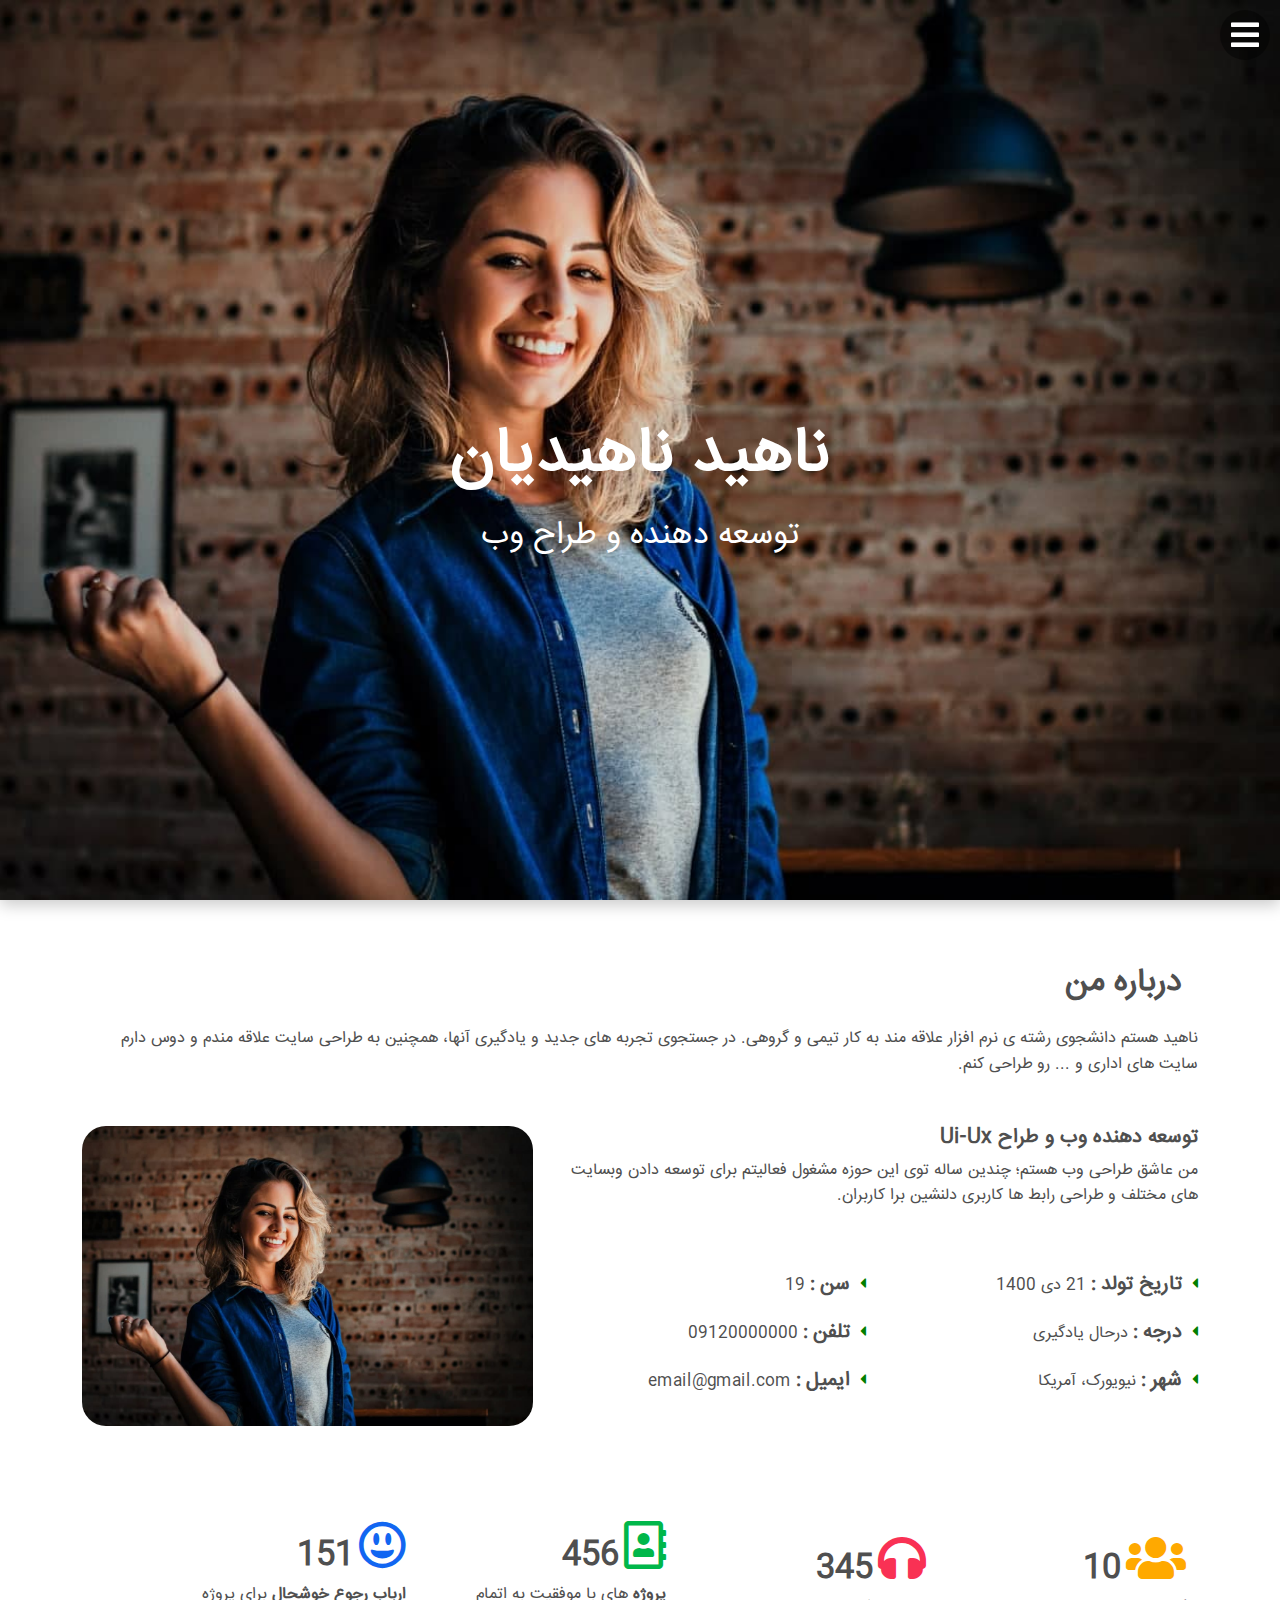
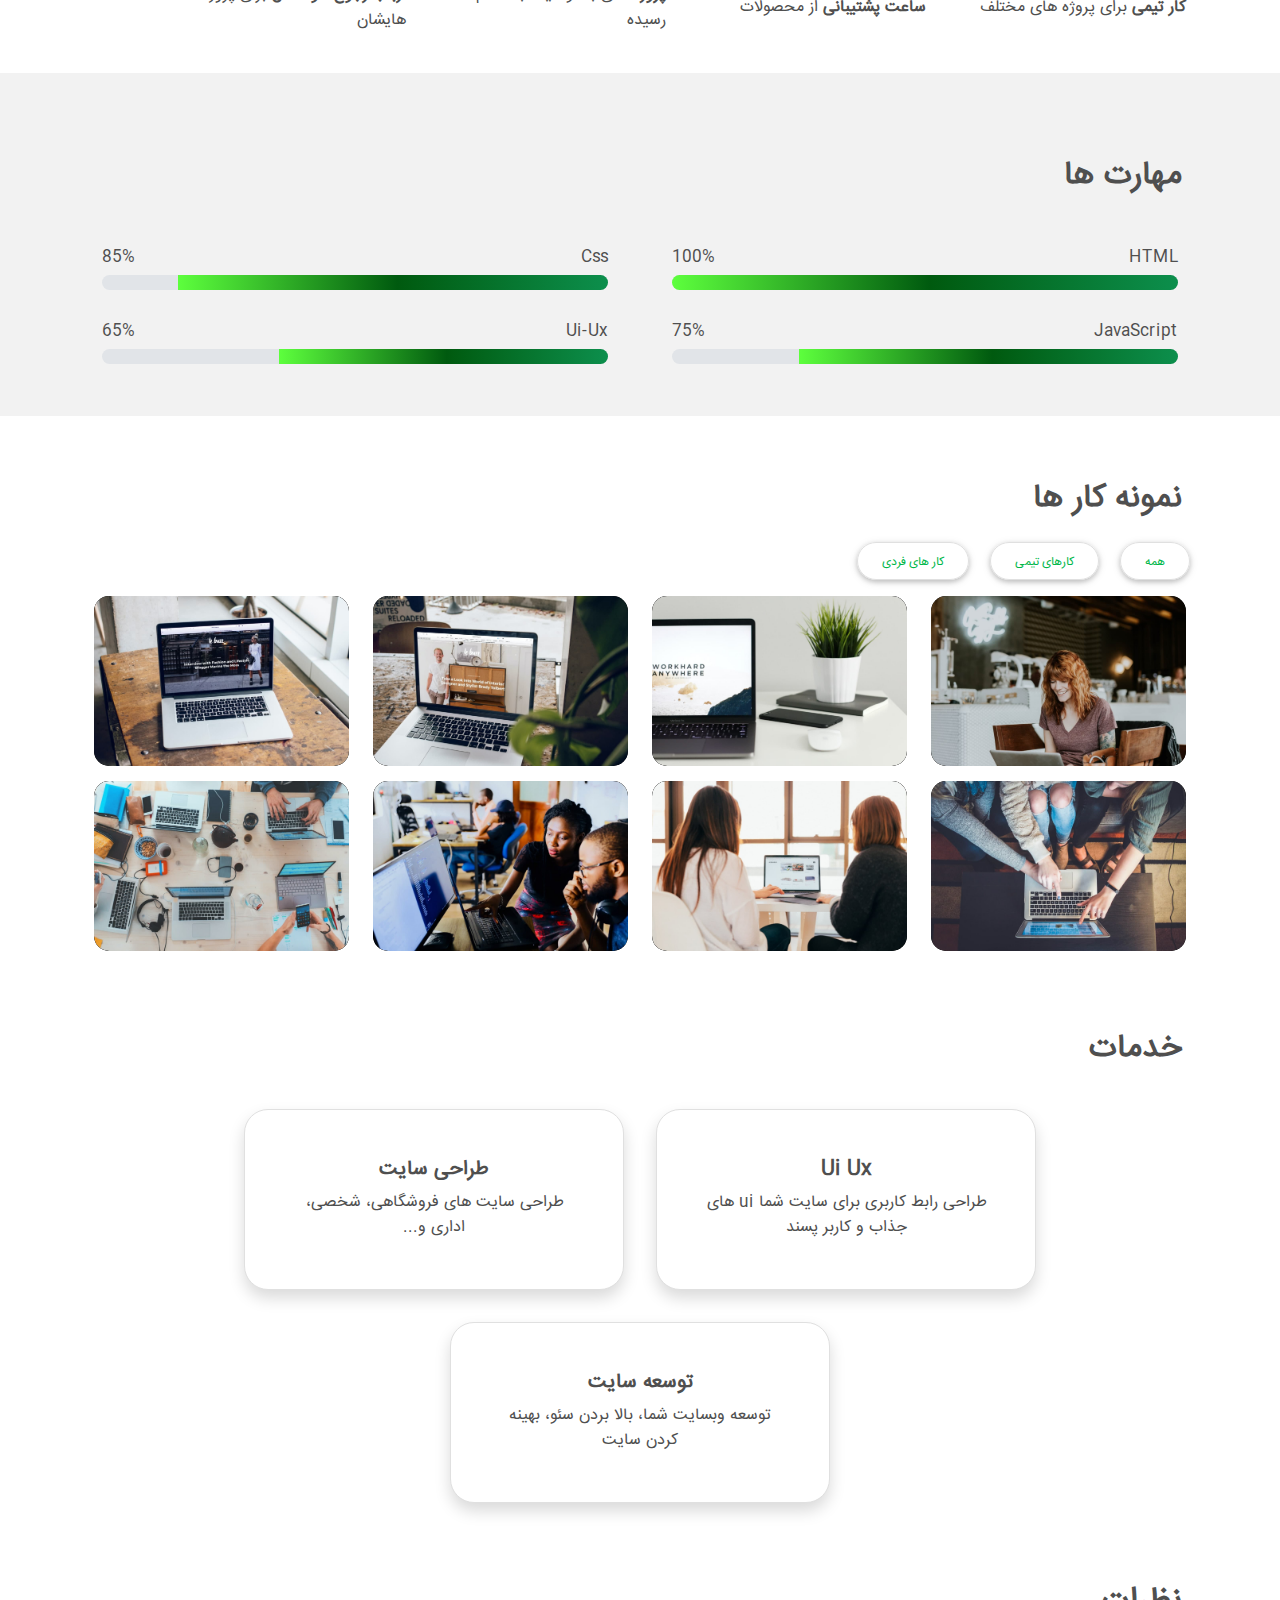
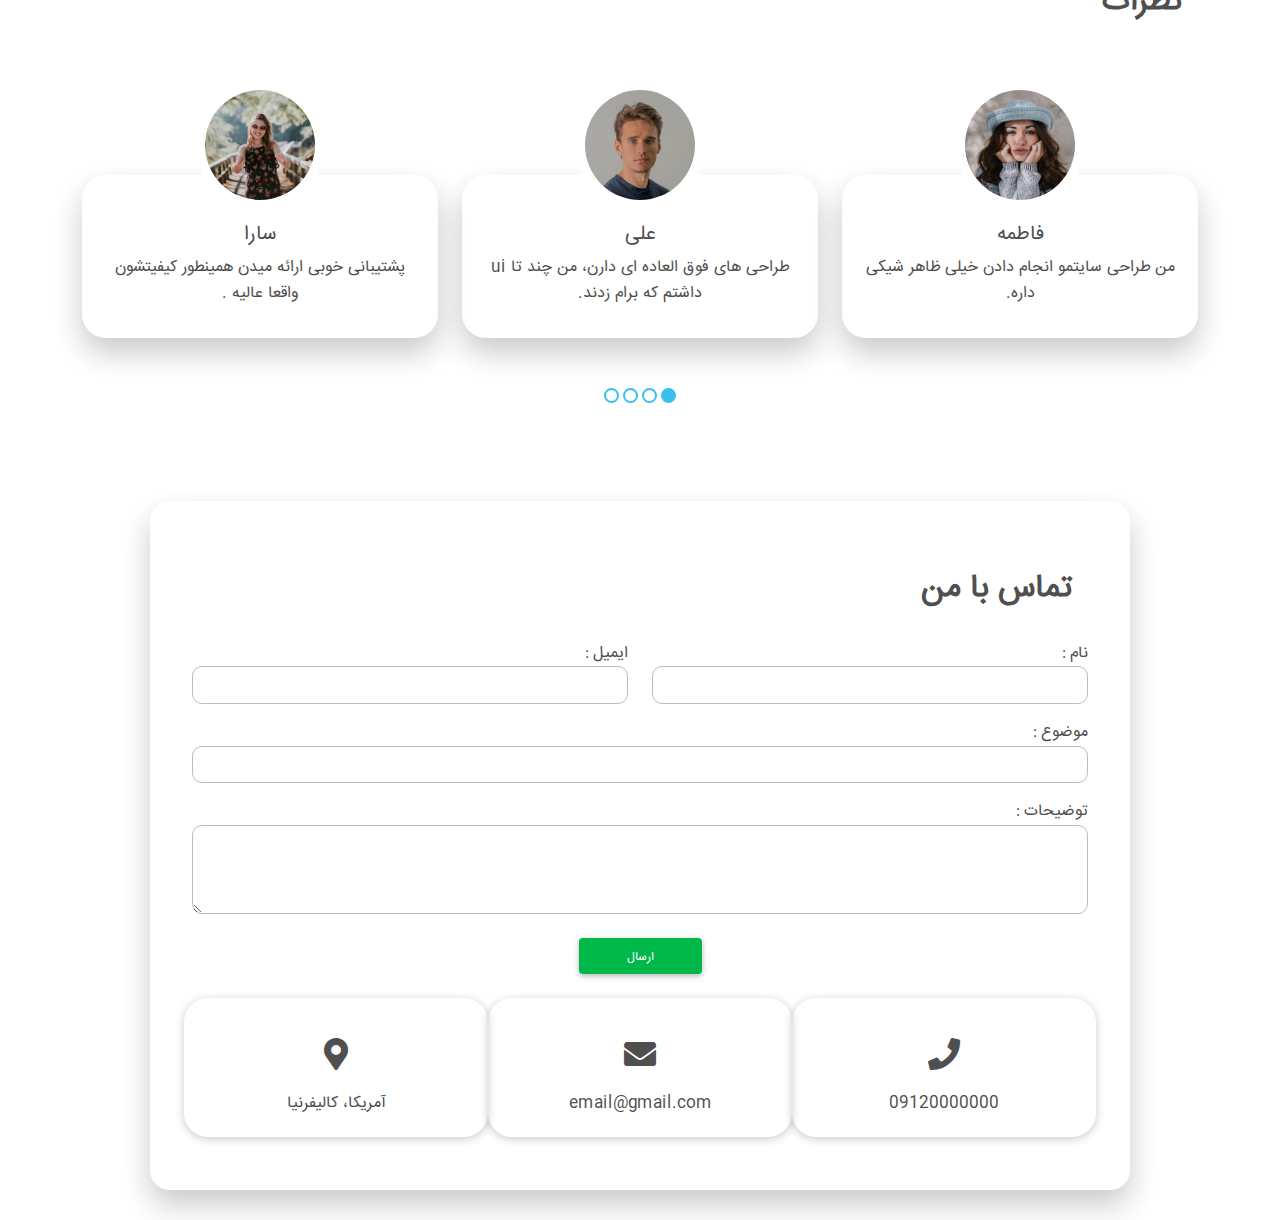
<file: index.html>
<!DOCTYPE html>
<html dir="rtl" lang="fa">

<head>
    <meta charset="UTF-8" />
    <meta name="viewport" content="width=device-width, initial-scale=1, shrink-to-fit=no" />
    <meta http-equiv="x-ua-compatible" content="ie=edge" />
    <title>ناهید</title>
    <!-- MDB icon -->
    <link rel="icon" href="img/mdb-favicon.ico" type="image/x-icon" />
    <!-- Font Awesome -->
    <link rel="stylesheet" href="https://use.fontawesome.com/releases/v5.15.2/css/all.css" />
    <!-- Google Fonts Roboto -->
    <link rel="stylesheet"
        href="https://fonts.googleapis.com/css2?family=Roboto:wght@300;400;500;700;900&display=swap" />
    <!-- MDB -->
    <link id="theme-src" rel="stylesheet" href="css/mdb.min.css">
    <link rel="stylesheet" href="css/style.css">
</head>

<body>
    <div id="mySidenav" class="sidenav">
        <!-- icon close -->
        <a href="javascript:void(0)" class="closebtn" onclick="closeNav()">&times;</a>
        <button id="change-theme-btn" class="btn rounded-pill text-light border border-light">شب و روز</button>
        <!-- mwnu -->
        <nav class="navigation">
            <ul>
                <!-- home -->
                <li class="list mt-3 active navbar-link">
                    <a href="#home" class="text-light">
                        <span class="icon"><i class="fas fa-home"></i></span>
                        <span class="title">خانه</span>
                    </a>
                </li>
                <!-- about -->
                <li class="list navbar-link">
                    <a href="#about" class="text-light">
                        <span class="icon"><i class="far fa-user"></i></span>
                        <span class="title">درباره من</span>
                    </a>
                </li>
                <!-- skill -->
                <li class="list navbar-link">
                    <a href="#skill" class="text-light">
                        <span class="icon"><i class="far fa-file"></i></span>
                        <span class="title">مهارت ها</span>
                    </a>
                </li>
                <!-- work-samples -->
                <li class="list navbar-link">
                    <a href="#work-samples" class="text-light">
                        <span class="icon"><i class="fas fa-briefcase"></i></span>
                        <span class="title">نمونه کار ها</span>
                    </a>
                </li>
                <!-- services -->
                <li class="list navbar-link">
                    <a href="#services" class="text-light">
                        <span class="icon"><i class="fas fa-server"></i></span>
                        <span class="title">خدمات</span>
                    </a>
                </li>
                <!-- Comments -->
                <li class="list navbar-link">
                    <a href="#Comments" class="text-light">
                        <span class="icon"><i class="fas fa-users"></i></span>
                        <span class="title">نظرات مشتریان</span>
                    </a>
                </li>
                <!-- contact -->
                <li class="list navbar-link">
                    <a href="#contact" class="text-light">
                        <span class="icon"><i class="far fa-envelope"></i></span>
                        <span class="title">تماس با من</span>
                    </a>
                </li>
            </ul>
        </nav>
    </div>



    <div id="main">
        <div id="icon" class="icon-open" onclick="myFunction(this) ,openNav()">
            <i class="fas fa-bars"></i>
        </div>




        <!--   home -->
        <section id="home" class="section">
            <!-- home image -->
            <div
                class="bg-image text-center shadow-3-strong mb-5 text-white bg-header d-flex flex-column justify-content-center">
                <h1 class="pt-5 mt-5 mb-3 fa-4x font-weight-bold">ناهید ناهیدیان</h1>
                <p id="demo" class="fa-2x">
                    توسعه دهنده و طراح وب
                </p>
            </div>
        </section>
        <!-- about -->
        <section id="about" class="section">
            <!-- about me -->
            <div class="container">
                <!-- titr -->
                <h2 class="p-3 fw-bold">درباره من</h2>
                <!-- bio -->
                <p>
                    ناهید هستم دانشجوی رشته ی نرم افزار علاقه مند به کار تیمی و گروهی. در جستجوی تجربه های جدید و
                    یادگیری آنها، همچنین به طراحی سایت علاقه مندم و دوس دارم سایت های اداری و ... رو طراحی کنم.
                </p>
                <div class="row my-5">
                    <!-- info me -->
                    <div class="col-md-9 col-lg-7">
                        <!-- titr -->
                        <h5 class="fw-bold"> توسعه دهنده وب و طراح Ui-Ux</h5>
                        <!-- discription -->
                        <p>
                            من عاشق طراحی وب هستم؛ چندین ساله توی این حوزه مشغول فعالیتم برای توسعه دادن وبسایت های
                            مختلف و طراحی رابط ها کاربری دلنشین برا کاربران.
                        </p>
                        <!-- info me -->
                        <div class="row py-5 gy-3">
                            <!-- Birthday -->
                            <div class="col-6 d-flex align-content-center">
                                <h6><i class="fas fa-caret-left about-icon"></i></i>&nbsp;
                                    <span class="font-weight-bold fs-5">تاریخ تولد :</span>
                                    21 دی 1400
                                </h6>
                            </div>
                            <!-- Age -->
                            <div class="col-6 d-flex align-content-center">
                                <h6><i class="fas fa-caret-left about-icon"></i></i>&nbsp;
                                    <span class="font-weight-bold fs-5">سن :</span>
                                    19
                                </h6>
                            </div>
                            <!-- Degree -->
                            <div class="col-6 d-flex align-content-center">
                                <h6><i class="fas fa-caret-left about-icon"></i></i>&nbsp;
                                    <span class="font-weight-bold fs-5">درجه :</span>
                                    درحال یادگیری
                                </h6>
                            </div>
                            <!-- Phone -->
                            <div class="col-6 d-flex align-content-center">
                                <h6><i class="fas fa-caret-left about-icon"></i></i>&nbsp;
                                    <span class="font-weight-bold fs-5">تلفن :</span>
                                    09120000000
                                </h6>
                            </div>
                            <!-- City -->
                            <div class="col-6 d-flex align-content-center">
                                <h6><i class="fas fa-caret-left about-icon"></i></i>&nbsp;
                                    <span class="font-weight-bold fs-5">شهر :</span>
                                    نیویورک، آمریکا
                                    </h5>
                            </div>
                            <!-- Email -->
                            <div class="col-6 d-flex align-content-center">
                                <h6><i class="fas fa-caret-left about-icon"></i></i>&nbsp;
                                    <span class="font-weight-bold fs-5">ایمیل :</span>
                                    email@gmail.com
                                </h6>
                            </div>
                        </div>
                    </div>

                    <!-- image me -->
                    <div class="col-md-3 col-lg-5">
                        <a class="ripple" href="#!">
                            <img alt="me" class="img-fluid rounded-9" src="img/header.jpg" />
                        </a>
                    </div>
                </div>
            </div>
            <!-- fact -->
            <div class="container">
                <div class="row icon-bottom-about d-flex flex-column flex-md-row align-items-center">
                    <!-- team -->
                    <div class="col-sm-6 col-md-3 p-4" style="max-width: 260px;">
                        <i class="fas fa-users fa-3x text-warning"></i>
                        <span class="counter fa-2x font-weight-bold" data-target="101">10</span>
                        <p><strong>کار تیمی</strong> برای پروژه های مختلف</p>
                    </div>
                    <!--  time-->
                    <div class="col-sm-6 col-md-3 p-4" style="max-width: 260px;">
                        <i class="fas fa-headphones fa-3x text-danger"></i>
                        <span class="counter fa-2x font-weight-bold" data-target="3451">345</span>
                        <p><strong>ساعت پشتیبانی</strong> از محصولات</p>
                    </div>
                    <!-- project -->
                    <div class="col-sm-6 col-md-3 p-4" style="max-width: 260px;">
                        <i class="far fa-address-book fa-3x text-success"></i>
                        <span class="counter fa-2x font-weight-bold" data-target="1456">456</span>
                        <p><strong>پروژه</strong> های با موفقیت به اتمام رسیده</p>
                    </div>
                    <!-- happy -->
                    <div class="col-sm-6 col-md-3 p-4" style="max-width: 260px;">
                        <i class="far fa-grin-alt fa-3x text-primary"></i>
                        <span class="counter fa-2x font-weight-bold" data-target="1511">151</span>
                        <p><strong>ارباب رجوع خوشحال</strong> برای پروژه هایشان</p>
                    </div>
                </div>
            </div>
        </section>
        <!-- skill -->
        <section id="skill" class="section skill ">
            <div class="container py-5">
                <!-- title -->
                <h2 class="p-3 fw-bold">مهارت ها</h2>
                <!-- skills -->
                <div class="row">
                    <!-- skill 1-->
                    <div class="col-md-6 p-1 mt-4 d-flex flex-column align-items-center">
                        <div class="d-flex justify-content-between" style="width: 90%;">
                            <h6>HTML</h6>
                            <h6>100%</h6>
                        </div>
                        <div class="progress">
                            <span class="progress-bar" style="width: 100%"></span>
                        </div>
                    </div>
                    <!-- skill 2 -->
                    <div class="col-md-6 p-1 mt-4 d-flex flex-column align-items-center">
                        <div class="d-flex justify-content-between" style="width: 90%;">
                            <h6>Css</h6>
                            <h6>85%</h6>
                        </div>
                        <div class="progress">
                            <span class="progress-bar" style="width: 85%"></span>
                        </div>
                    </div>
                    <!-- skill 3 -->
                    <div class="col-md-6 p-1 mt-4 d-flex flex-column align-items-center">
                        <div class="d-flex justify-content-between" style="width: 90%;">
                            <h6>JavaScript</h6>
                            <h6>75%</h6>
                        </div>
                        <div class="progress">
                            <span class="progress-bar" style="width: 75%"></span>
                        </div>
                    </div>
                    <!-- skill 4 -->
                    <div class="col-md-6 p-1 mt-4 d-flex flex-column align-items-center">
                        <div class="d-flex justify-content-between" style="width: 90%;">
                            <h6>Ui-Ux</h6>
                            <h6>65%</h6>
                        </div>
                        <div class="progress">
                            <span class="progress-bar" style="width: 65%"></span>
                        </div>
                    </div>
                </div>
            </div>
        </section>
        <!-- work-samples -->
        <section id="work-samples" class="section">
            <div class="container mt-5">
                <!-- title -->
                <h2 class="p-3 fw-bold">نمونه کار ها</h2>
                <div>
                    <!-- menu -->
                    <ul>
                        <li class="btn rounded-pill text-success border mx-2" id="all">همه</li>
                        <li class="btn rounded-pill text-success border mx-2" id="team">کارهای تیمی</li>
                        <li class="btn rounded-pill text-success border mx-2" id="fardi">کار های فردی</li>
                    </ul>
                    <!-- pic -->
                    <div>
                        <div id="image-place" class="row align-items-center justify-content-center">
                            <!-- Gallery -->
                            <div class="row">
                                <!-- 1 -->
                                <div class="col-md-6 col-lg-3">
                                    <div class="img">
                                        <img src="img/work/1.jpg" class="w-100 shadow-1-strong team" alt="">
                                    </div>

                                    <div class="img">
                                        <img src="img/work/2.jpg" class="w-100 shadow-1-strong fardi" alt="">
                                    </div>
                                </div>
                                <!-- 2 -->
                                <div class="col-md-6 col-lg-3">
                                    <div class="img">
                                        <img src="img/work/3.jpg" class="w-100 shadow-1-strong team" alt="">
                                    </div>

                                    <div class="img">
                                        <img src="img/work/4.jpg" class="w-100 shadow-1-strong fardi" alt="">
                                    </div>
                                </div>
                                <!-- 3 -->
                                <div class="col-md-6 col-lg-3">
                                    <div class="img">
                                        <img src="img/work/5.jpg" class="w-100 shadow-1-strong team" alt="">
                                    </div>

                                    <div class="img">
                                        <img src="img/work/6.jpg" class="w-100 shadow-1-strong fardi" alt="">
                                    </div>
                                </div>
                                <!-- 4 -->
                                <div class="col-md-6 col-lg-3">
                                    <div class="img">
                                        <img src="img/work/7.jpg" class="w-100 shadow-1-strong team" alt="">
                                    </div>

                                    <div class="img">
                                        <img src="img/work/8.jpg" class="w-100 shadow-1-strong fardi" alt="">
                                    </div>
                                </div>
                            </div>
                        </div>
                    </div>
                </div>
            </div>
        </section>
        <!-- services -->
        <section id="services" class="section">
            <div class="container my-5">
                <!-- title -->
                <h2 class="p-3 fw-bold">خدمات</h2>
                <div class="row d-flex justify-content-center">
                    <!-- card 1 -->
                    <div class="col-sm-10 col-md-4 rounded-9 m-3 p-4 card text-center border shadow item">
                        <div class="card-body">
                            <h5 class=" fw-bold">Ui Ux</h5>
                            <p class="card-text">
                                طراحی رابط کاربری برای سایت شما ui های جذاب و کاربر پسند
                            </p>
                        </div>
                    </div>
                    <!-- card 2 -->
                    <div class="col-sm-10 col-md-4 rounded-9 m-3 p-4 card text-center border shadow item">
                        <div class="card-body">
                            <h5 class="card-title fw-bold">طراحی سایت</h5>
                            <p class="card-text">
                                طراحی سایت های فروشگاهی، شخصی، اداری و...
                            </p>
                        </div>
                    </div>
                    <!-- card 3 -->
                    <div class="col-sm-10 col-md-4 rounded-9 m-3 p-4 card text-center border shadow item">
                        <div class="card-body">
                            <h5 class="card-title fw-bold">توسعه سایت</h5>
                            <p class="card-text">
                                توسعه وبسایت شما، بالا بردن سئو، بهینه کردن سایت
                            </p>
                        </div>
                    </div>
                </div>
            </div>
        </section>
        <!-- Comments -->
        <section id="Comments" class="section ">
            <div class="container my-5">
                <!-- title -->
                <h2 class="p-3 fw-bold">نظرات</h2>
                <!-- Comments page 1 -->
                <div id="comment-1" class="row d-flex justify-content-center Comments-1 d-none">
                    <!-- card 1 -->
                    <div class="col-sm-10 col-md-4 text-center">
                        <div>
                            <img src="img/user/1.jpg" class="img-fluid rounded-circle img-comment">
                        </div>
                        <div class="p-3 rounded-9 pt-5 shadow-5-strong comment-user">
                            <h5>فاطمه</h5>
                            <p>
                                من طراحی سایتمو انجام دادن خیلی ظاهر شیکی داره.   
                            </p>
                        </div>
                    </div>
                    <!-- card 2 -->
                    <div class="col-sm-10 col-md-4 text-center">
                        <div>
                            <img src="img/user/2.jpg" class="img-fluid rounded-circle img-comment">
                        </div>
                        <div class="p-3 rounded-9 pt-5 shadow-5-strong comment-user">
                            <h5>علی </h5>
                            <p>
                                طراحی های فوق العاده ای دارن، من چند تا ui داشتم که برام زدند.
                            </p>
                        </div>
                    </div>
                    <!-- card 3 -->
                    <div class="col-sm-10 col-md-4 text-center">
                        <div>
                            <img src="img/user/3.jpg" class="img-fluid rounded-circle img-comment">
                        </div>
                        <div class="p-3 rounded-9 pt-5 shadow-5-strong comment-user">
                            <h5>سارا </h5>
                            <p>
                                پشتیبانی خوبی ارائه میدن همینطور کیفیتشون واقعا عالیه .
                            </p>
                        </div>
                    </div>
                </div>
                <!-- Comments page 2 -->
                <div id="comment-2" class="row d-flex justify-content-center Comments-1 d-none">
                    <!-- card 1 -->
                    <div class="col-sm-10 col-md-4 text-center">
                        <div>
                            <img src="img/user/4.jpg" class="img-fluid rounded-circle img-comment">
                        </div>
                        <div class="p-3 rounded-9 pt-5 shadow-5-strong comment-user">
                            <h5>ناهید</h5>
                            <p>
                                من طراحی سایتمو انجام دادن خیلی ظاهر شیکی داره.   
                            </p>
                        </div>
                    </div>
                    <!-- card 2 -->
                    <div class="col-sm-10 col-md-4 text-center">
                        <div>
                            <img src="img/user/5.jpg" class="img-fluid rounded-circle img-comment">
                        </div>
                        <div class="p-3 rounded-9 pt-5 shadow-5-strong comment-user">
                            <h5>مرضیه</h5>
                            <p>
                                طراحی های فوق العاده ای دارن، من چند تا ui داشتم که برام زدند.
                            </p>
                        </div>
                    </div>
                    <!-- card 3 -->
                    <div class="col-sm-10 col-md-4 text-center">
                        <div>
                            <img src="img/user/6.jpg" class="img-fluid rounded-circle img-comment">
                        </div>
                        <div class="p-3 rounded-9 pt-5 shadow-5-strong comment-user">
                            <h5>محمد</h5>
                            <p>
                                پشتیبانی خوبی ارائه میدن همینطور کیفیتشون واقعا عالیه .
                            </p>
                        </div>
                    </div>
                </div>
                <!-- Comments page 3 -->
                <div id="comment-3" class="row d-flex justify-content-center Comments-1 d-none">
                    <!-- card 1 -->
                    <div class="col-sm-10 col-md-4 text-center">
                        <div>
                            <img src="img/user/7.jpg" class="img-fluid rounded-circle img-comment">
                        </div>
                        <div class="p-3 rounded-9 pt-5 shadow-5-strong comment-user">
                            <h5>هانیه</h5>
                            <p>
                                من طراحی سایتمو انجام دادن خیلی ظاهر شیکی داره.   
                            </p>
                        </div>
                    </div>
                    <!-- card 2 -->
                    <div class="col-sm-10 col-md-4 text-center">
                        <div>
                            <img src="img/user/8.jpg" class="img-fluid rounded-circle img-comment">
                        </div>
                        <div class="p-3 rounded-9 pt-5 shadow-5-strong comment-user">
                            <h5>رضا</h5>
                            <p>
                                طراحی های فوق العاده ای دارن، من چند تا ui داشتم که برام زدند.
                            </p>
                        </div>
                    </div>
                    <!-- card 3 -->
                    <div class="col-sm-10 col-md-4 text-center">
                        <div>
                            <img src="img/user/9.jpg" class="img-fluid rounded-circle img-comment">
                        </div>
                        <div class="p-3 rounded-9 pt-5 shadow-5-strong comment-user">
                            <h5>اکبر</h5>
                            <p>
                                پشتیبانی خوبی ارائه میدن همینطور کیفیتشون واقعا عالیه .
                            </p>
                        </div>
                    </div>
                </div>
                <!-- Comments page 4 -->
                <div id="comment-4" class="row d-flex justify-content-center Comments-1 d-none">
                    <!-- card 1 -->
                    <div class="col-sm-10 col-md-4 text-center">
                        <div>
                            <img src="img/user/10.jpg" class="img-fluid rounded-circle img-comment">
                        </div>
                        <div class="p-3 rounded-9 pt-5 shadow-5-strong comment-user">
                            <h5>شاهرخ</h5>
                            <p>
                                من طراحی سایتمو انجام دادن خیلی ظاهر شیکی داره.    
                            </p>
                        </div>
                    </div>
                    <!-- card 2 -->
                    <div class="col-sm-10 col-md-4 text-center">
                        <div>
                            <img src="img/user/11.jpg" class="img-fluid rounded-circle img-comment">
                        </div>
                        <div class="p-3 rounded-9 pt-5 shadow-5-strong comment-user">
                            <h5>لیلا</h5>
                            <p>
                                طراحی های فوق العاده ای دارن، من چند تا ui داشتم که برام زدند.
                            </p>
                        </div>
                    </div>
                    <!-- card 3 -->
                    <div class="col-sm-10 col-md-4 text-center">
                        <div>
                            <img src="img/user/12.jpg" class="img-fluid rounded-circle img-comment">
                        </div>
                        <div class="p-3 rounded-9 pt-5 shadow-5-strong comment-user">
                            <h5>زهرا</h5>
                            <p>
                                پشتیبانی خوبی ارائه میدن همینطور کیفیتشون واقعا عالیه .
                            </p>
                        </div>
                    </div>
                </div>
                <!-- circle -->
                <div class="d-flex justify-content-center p-5">
                    <div class="dot-slider circle" onclick="ShowSlide(0)"></div>
                    <div class="dot-slider circle" onclick="ShowSlide(1)"></div>
                    <div class="dot-slider circle" onclick="ShowSlide(2)"></div>
                    <div class="dot-slider circle" onclick="ShowSlide(3)"></div>
                </div>
            </div>
        </section>
        <!-- contact -->
        <section id="contact" class="section shadow-5-strong">
            <div class="container my-5">
                <!-- title -->
                <h2 class="p-3 fw-bold">تماس با من</h2>
                <!-- form and btn -->
                <div>
                    <!-- form -->
                    <form>
                        <!-- name and email-->
                        <div class="row mt-3">
                            <!-- name -->
                            <div class="col-md-6">
                                <div class="md-form">
                                    <label for="contact-name" class="">نام :</label>
                                    <input type="text" class="form-control">
                                </div>
                            </div>
                            <!-- email -->
                            <div class="col-md-6">
                                <div class="md-form">
                                    <label for="contact-email" class="">ایمیل :</label>
                                    <input type="text" class="form-control">
                                </div>
                            </div>
                        </div>

                        <!-- subject -->
                        <div class="row mt-3">
                            <div class="col-md-12">
                                <div class="md-form">
                                    <label for="contact-Subject" class="">موضوع :</label>
                                    <input type="text" class="form-control">
                                </div>
                            </div>
                        </div>

                        <!-- description -->
                        <div class="row mt-3">
                            <div class="col-md-12">
                                <div class="md-form">
                                    <label for="contact-message">توضیحات :</label>
                                    <textarea type="text" class="md-textarea form-control" rows="3"></textarea>
                                </div>
                            </div>
                        </div>
                    </form>
                    <!-- btn -->
                    <div class="text-center my-4">
                        <a class="btn btn-success px-5">ارسال</a>
                    </div>
                </div>
                <!-- info contact -->
                <div class="row g-3 d-flex justify-content-center">
                    <!-- phone -->
                    <div
                        class="col-md-4 rounded-9 p-3 d-flex flex-column justify-content-center align-items-center shadow-2-strong">
                        <i class="fas fa-phone fa-2x p-4"></i>
                        <h6>09120000000</h6>
                    </div>
                    <!-- email -->
                    <div
                        class="col-md-4 rounded-9 p-3 d-flex flex-column justify-content-center align-items-center shadow-2-strong">
                        <i class="fas fa-envelope fa-2x p-4"></i>
                        <h6>email@gmail.com</h6>
                    </div>
                    <!-- address -->
                    <div
                        class="col-md-4 rounded-9 p-3 d-flex flex-column justify-content-center align-items-center shadow-2-strong">
                        <i class="fas fa-map-marker-alt fa-2x p-4"></i>
                        <h6>آمریکا، کالیفرنیا</h6>
                    </div>
                </div>
            </div>
        </section>
    </div>






    <!-- MDB -->
    <script type="text/javascript" src="js/mdb.min.js"></script>
    <!-- Custom scripts -->
    <script type="text/javascript" src="js/script.js"></script>
</body>

</html>
</file>
<file: css/style.css>
@font-face {
    font-family: "iran-sans";
    src: url("../font/IRANSans.ttf");
}

* {
    font-family: "iran-sans";
    margin: 0;
    padding: 0;
    box-sizing: border-box;

}

.sidenav {
    height: 100%;
    width: 0;
    position: fixed;
    z-index: 1;
    top: 0;
    right: 0;
    background: #262626;
    overflow-x: hidden;
    transition: 200ms;
    padding-top: 60px;
}

.sidenav a {
    text-decoration: none;
    color: #fff;
    display: block;
    transition: 0.3s;
}

.sidenav a .icon i {
    font-size: 1.4rem;
}

.sidenav a:hover {
    color: #f1f1f1;
}

.sidenav .closebtn {
    position: absolute;
    top: 0;
    left: 25px;
    font-size: 36px;
    margin-right: 50px;
}

.sidenav .closebtn:hover {
    color: rgb(177, 177, 177);
}

.navigation ul li.active {
    background: #3E7C17;
    border-top-left-radius: 30px;
    border-bottom-left-radius: 30px;
}

.navigation ul li a {
    position: relative;
    display: block;
    width: 100%;
    display: flex;
    text-decoration: none;
    font-weight: bold;
    padding-right: 20px;
}

.navigation ul li.active a::after {
    content: '';
    position: absolute;
    bottom: -30px;
    right: 0;
    width: 30px;
    height: 30px;
    background: #26262600;
    border-radius: 50%;
    box-shadow: 15px -15px 0 #3E7C17;
}

.navigation ul li.active a::before {
    content: '';
    position: absolute;
    top: -30px;
    right: 0;
    width: 30px;
    height: 30px;
    background: #26262600;
    border-radius: 50%;
    box-shadow: 15px 15px 0 #3E7C17;
}

.navigation ul li a .icon {
    position: relative;
    min-width: 60px;
    height: 60px;
    text-align: center;
    display: flex;
    justify-content: center;
    align-items: center;
}

.navigation ul li a .title {
    position: relative;
    display: block;
    padding-left: 10px;
    height: 60px;
    line-height: 60px;
    white-space: nowrap;
}









/* main */
#main {
    transition: margin-right 200ms;
    overflow-x: hidden;
}

@media screen and (max-height: 450px) {
    .sidenav {
        padding-top: 15px;
    }

    .sidenav a {
        font-size: 18px;
    }
}

/*icon open */
.icon-open {
    width: 50px;
    height: 50px;
    display: flex;
    justify-content: center;
    align-items: center;
    font-size: 2rem;
    cursor: pointer;
    position: fixed;
    right: 10px;
    top: 10px;
    z-index: 10000;
    color: #ffffff;
    background-color: #00000070;
    border-radius: 50%;

}

/* home */
.bg-header {
    background-image: url("../img/header.jpg");
    height: 100vh;
}

/* about */
.about-icon {
    color: green;
}

.icon-bottom-about i {
    animation: move 1s ease infinite;
}

@keyframes move {
    25% {
        transform: rotate(4deg);
    }

    50% {
        transform: rotate(-8deg);
    }

    75% {
        transform: rotate(8deg);
    }

    100% {
        transform: rotate(-4deg);
    }
}

/* skill */
.skill {
    background-color: rgba(27, 27, 27, 0.055);
    padding-top: 20px;
}

.progress {
    width: 90%;
    height: 15px;
    background: #e1e4e8;
    border-radius: 15px;
    overflow: hidden;
}

.progress-bar {
    display: block;
    height: 100%;
    background: linear-gradient(90deg, #5dff3d, #005a0f 17%, #0d914f 34%, #00ff6a 51%, #0d914f 68%, #005a0f 85%, #5dff3d);
    background-size: 300% 100%;
    animation: progress-animation 2s linear infinite;
}

@keyframes progress-animation {
    0% {

        background-position: 100%
    }

    100% {

        background-position: 0;
    }
}




/* work */
.img {
    overflow: hidden;
    border-radius: 15px;
    margin-bottom: 15px;
    background: black;
}

#image-place img {
    border-radius: 15px;
    transition: .4s;

}

#image-place img:hover {
    opacity: .7;
    transform: scale(1.3);

}





/* services */
#services .item {
    transition: all .4s;
}

#services .item:hover {
    background-color: #5c5c5c;
    color: #eee;
}





/* comments */
.img-comment {
    border: 10px solid rgb(255, 255, 255);
    width: 130px;
    height: 130px;
    position: relative;
    bottom: -35px;
}

.circle {
    width: 15px;
    height: 15px;
    border-radius: 50%;
    border: 2px solid #39C0ED;
    background-color: #fff;
    margin: 2px;
}

.circle:hover {
    background-color: rgb(194, 194, 194);
}

.act {
    background-color: #39C0ED;
}





/* contact */
#contact {
    border-radius: 20px;
    margin: 30px 150px;
    padding: 5px 30px;
}

#contact input,
#contact textarea {
    padding: 5px;
    border-radius: 10px;
}

#contact input:focus,
#contact textarea:focus {
    background-color: #668b4e34;
    outline: 1px solid green;
}

@media screen and (max-width:1024px) {
    #contact {
        margin: 10px;
        padding: 10px;
    }
}


/* page 2 */
.head {
    background-color: #c9c9c9;
}



.bg-d{
    background-color: #474747;
}
.bg-l{
    background-color: #ebebeb;
}
</file>
